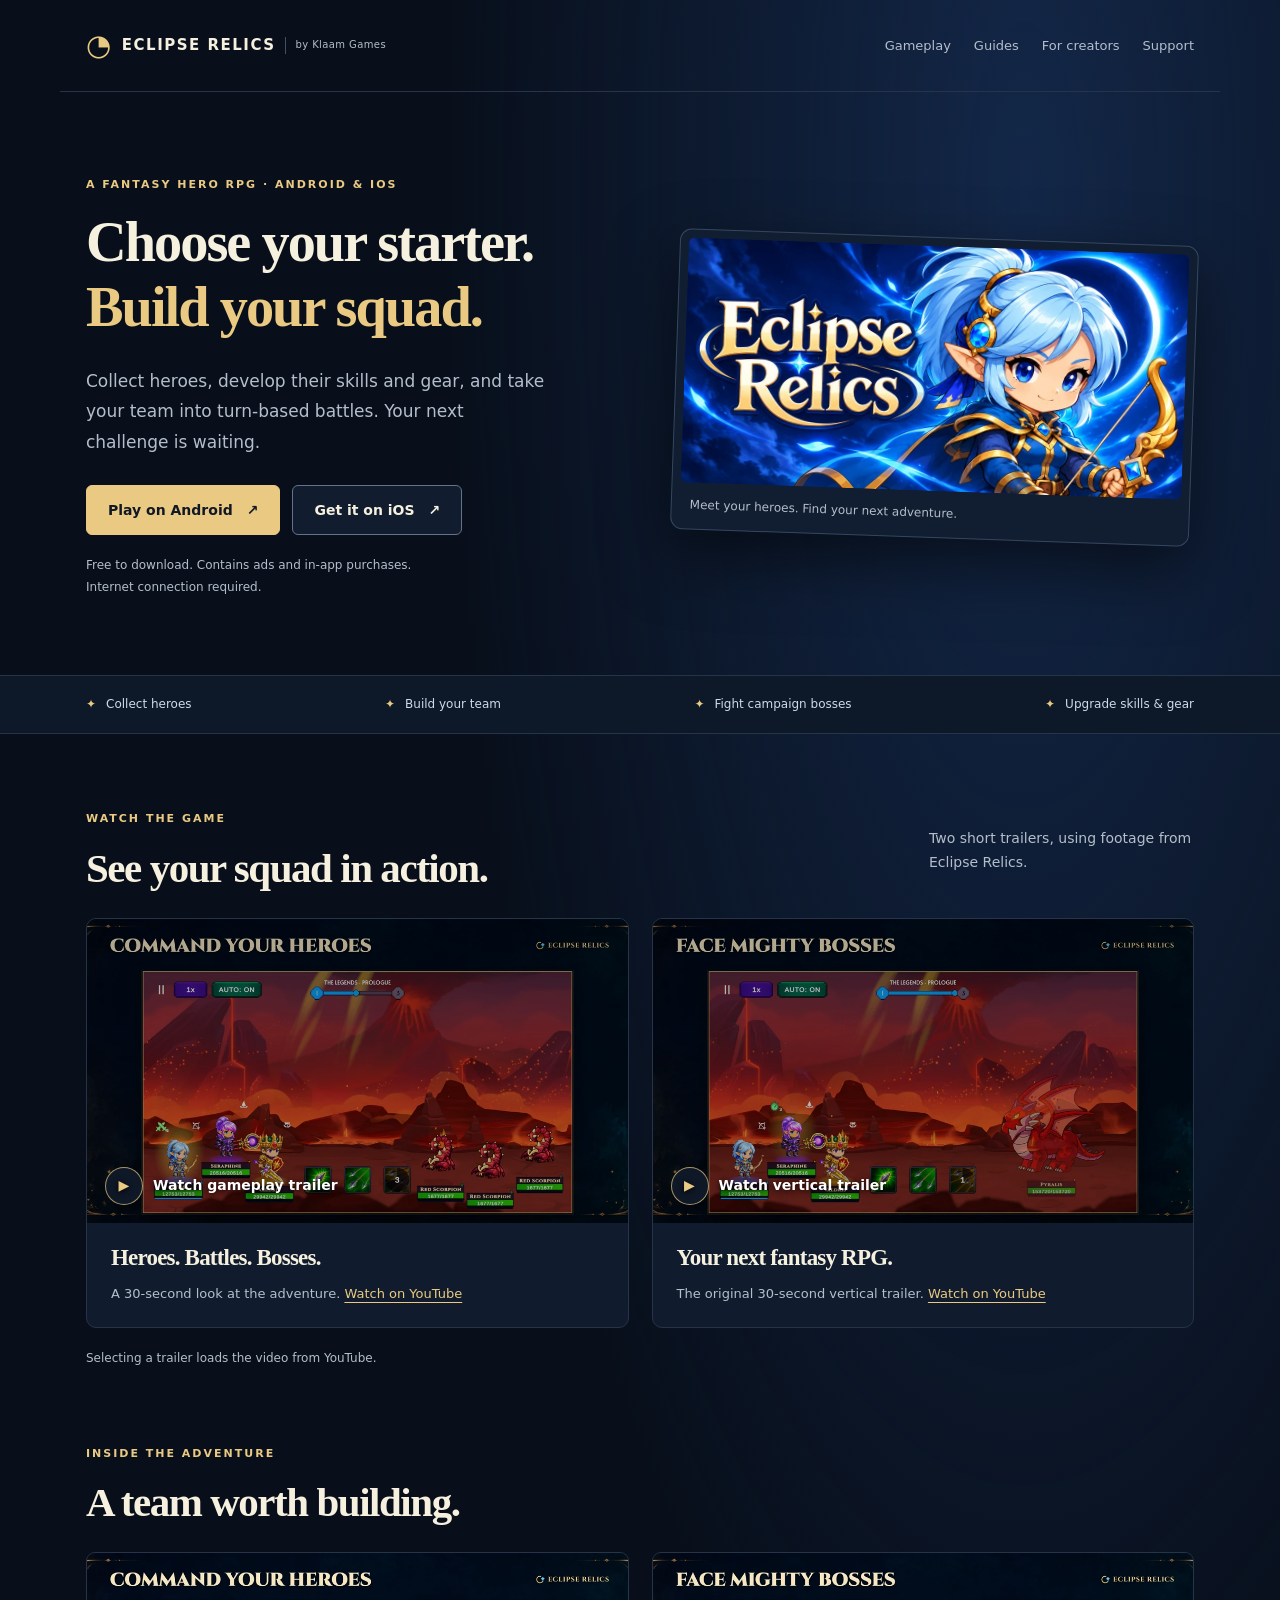
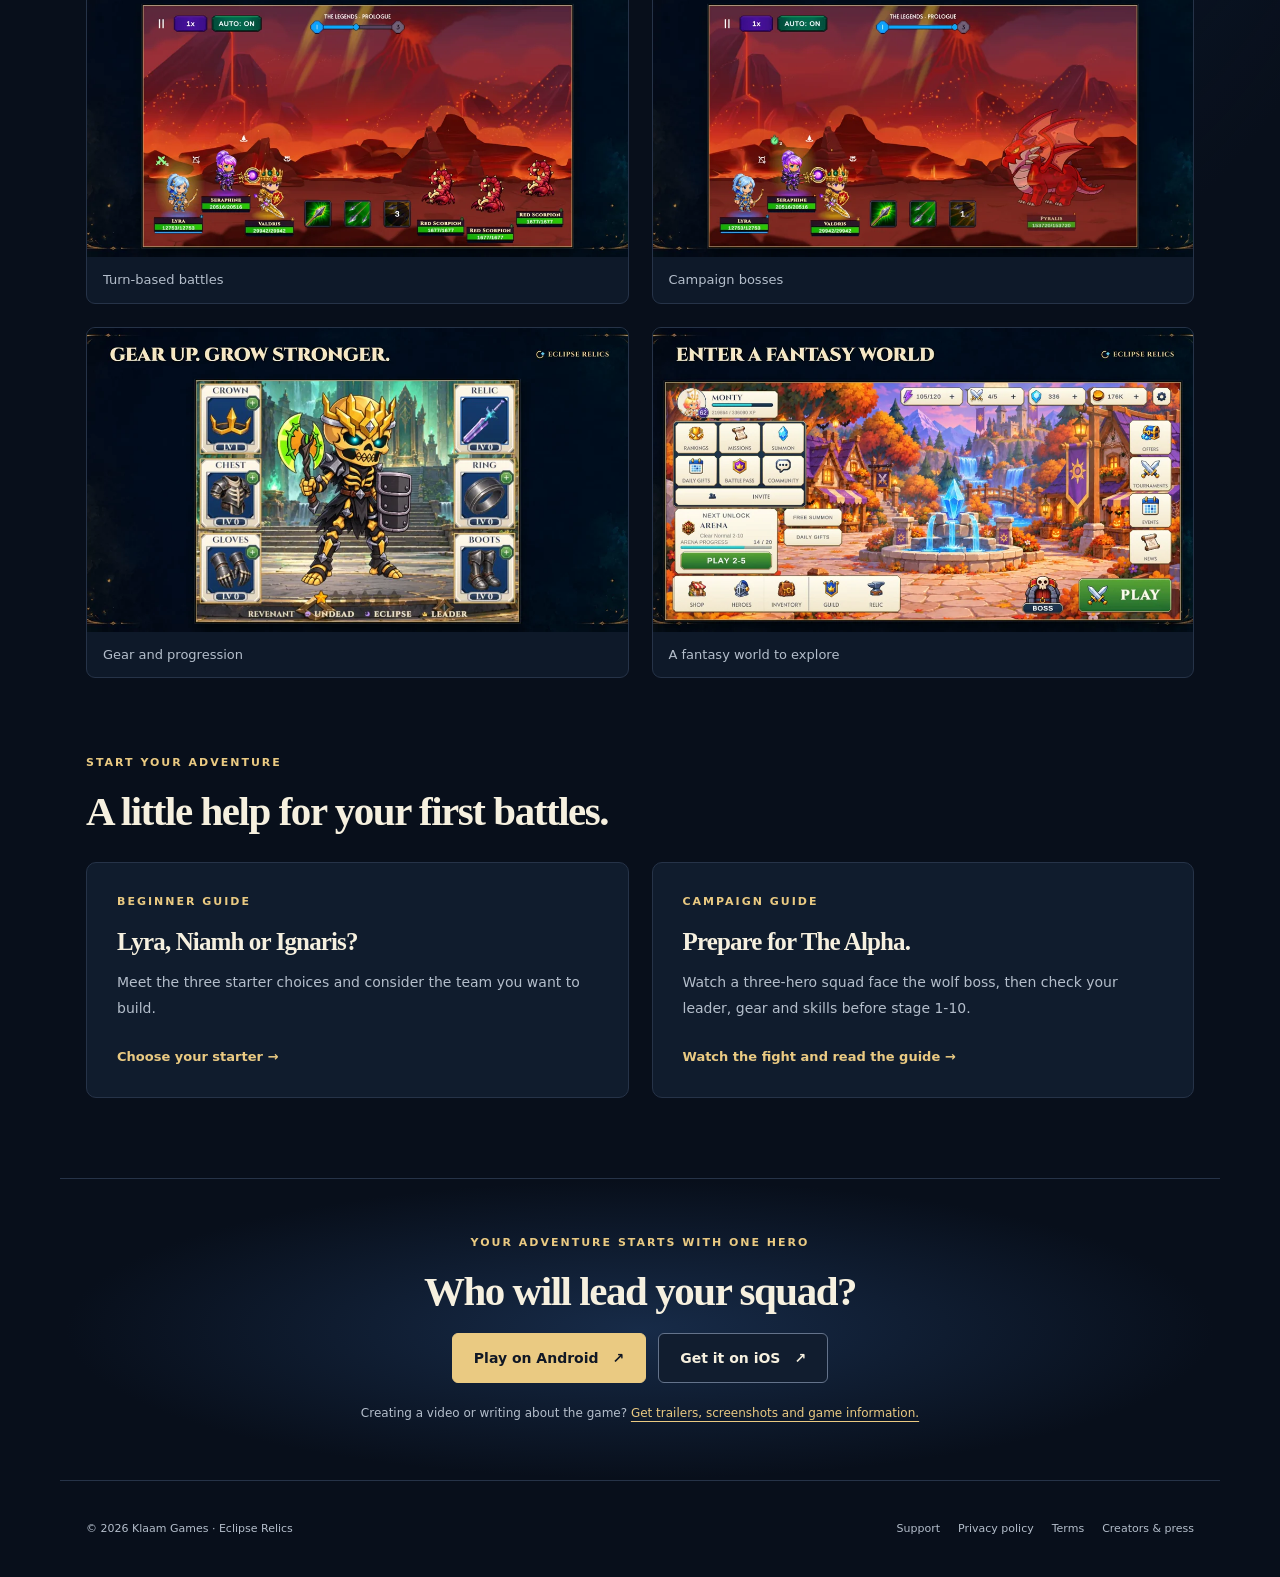
<file: index.html>
<!doctype html>
<html lang="en">
<head>
<meta charset="utf-8">
<meta name="viewport" content="width=device-width,initial-scale=1">
<title>Eclipse Relics — Build Your Hero Squad | Klaam Games</title>
<meta name="description" content="Choose your starter, collect heroes and build a squad for turn-based fantasy battles. Watch gameplay, read beginner guides and play free on Android or iOS.">
<link rel="canonical" href="https://darthluvjoy-alt.github.io/">
<meta property="og:type" content="website">
<meta property="og:title" content="Eclipse Relics — Build Your Hero Squad | Klaam Games">
<meta property="og:description" content="Choose your starter, collect heroes and build a squad for turn-based fantasy battles. Watch gameplay, read beginner guides and play free on Android or iOS.">
<meta property="og:url" content="https://darthluvjoy-alt.github.io/">
<meta property="og:image" content="https://darthluvjoy-alt.github.io/assets/eclipse-relics-share.png">
<meta name="twitter:card" content="summary_large_image">
<meta name="theme-color" content="#080f1b">
<link rel="stylesheet" href="/styles.css">
<script src="/site.js" defer>
</script>
</head>
<body>
<a class="skip" href="#main">Skip to content</a>
<header class="site-header wrap">
<a class="brand" href="/">
<span aria-hidden="true">◔</span> ECLIPSE RELICS <small>by Klaam Games</small>
</a>
<nav aria-label="Main navigation">
<a href="/#gameplay">Gameplay</a>
<a href="/#guides">Guides</a>
<a href="/press/">For creators</a>
<a href="/KlaamGames/support.html">Support</a>
</nav>
</header>
<main id="main">
<section class="hero wrap">
<div>
<p class="eyebrow">A fantasy hero RPG · Android &amp; iOS</p>
<h1>Choose your starter.<br>
<em>Build your squad.</em>
</h1>
<p class="lead">Collect heroes, develop their skills and gear, and take your team into turn-based battles. Your next challenge is waiting.</p>
<div class="store-links">
<a class="button primary" data-store="google" href="https://play.google.com/store/apps/details?id=com.klaamgames.eclipserelics&amp;utm_source=web-home&amp;utm_campaign=organic-pilot-20261118&amp;referrer=utm_source%3Dweb-home%26utm_campaign%3Dorganic-pilot-20261118">Play on Android <span aria-hidden="true">↗</span>
</a>
<a class="button secondary" data-store="apple" href="https://apps.apple.com/app/apple-store/id6768101797?pt=128887662&amp;ct=op18-web-home&amp;mt=8">Get it on iOS <span aria-hidden="true">↗</span>
</a>
</div>
<p class="fineprint">Free to download. Contains ads and in-app purchases.<br>Internet connection required.</p>
</div>
<figure class="hero-art">
<img src="/assets/eclipse-relics-hero.webp" width="1024" height="500" alt="Lyra, the blue-haired archer, beside the Eclipse Relics logo" fetchpriority="high">
<figcaption>Meet your heroes. Find your next adventure.</figcaption>
</figure>
</section>
<div class="feature-strip">
<div class="wrap">
<span>Collect heroes</span>
<span>Build your team</span>
<span>Fight campaign bosses</span>
<span>Upgrade skills &amp; gear</span>
</div>
</div>
<section class="wrap section" id="gameplay">
<div class="section-heading">
<div>
<p class="eyebrow">Watch the game</p>
<h2>See your squad in action.</h2>
</div>
<p>Two short trailers, using footage from Eclipse Relics.</p>
</div>
<div class="trailers">
<article class="trailer-card">
<a class="video-preview" href="https://www.youtube.com/watch?v=3YpnAbJ2MR8" data-video="3YpnAbJ2MR8" data-title="Eclipse Relics gameplay trailer">
<img src="/assets/command-your-heroes.webp" width="2560" height="1440" loading="lazy" alt="Turn-based battle footage in Eclipse Relics">
<span class="play-label">
<b aria-hidden="true">▶</b> Watch gameplay trailer</span>
</a>
<div class="card-copy">
<h3>Heroes. Battles. Bosses.</h3>
<p>A 30-second look at the adventure. <a href="https://www.youtube.com/watch?v=3YpnAbJ2MR8">Watch on YouTube</a>
</p>
</div>
</article>
<article class="trailer-card">
<a class="video-preview" href="https://www.youtube.com/watch?v=YLf_I1Ic7Hc" data-video="YLf_I1Ic7Hc" data-title="Eclipse Relics vertical trailer">
<img src="/assets/face-mighty-bosses.webp" width="2560" height="1440" loading="lazy" alt="A campaign boss encounter in Eclipse Relics">
<span class="play-label">
<b aria-hidden="true">▶</b> Watch vertical trailer</span>
</a>
<div class="card-copy">
<h3>Your next fantasy RPG.</h3>
<p>The original 30-second vertical trailer. <a href="https://www.youtube.com/watch?v=YLf_I1Ic7Hc">Watch on YouTube</a>
</p>
</div>
</article>
</div>
<p class="fineprint">Selecting a trailer loads the video from YouTube.</p>
</section>
<section class="wrap section">
<div class="section-heading">
<div>
<p class="eyebrow">Inside the adventure</p>
<h2>A team worth building.</h2>
</div>
</div>
<div class="screenshots">
<figure>
<a href="/assets/command-your-heroes.jpg">
<img src="/assets/command-your-heroes.webp" width="2560" height="1440" loading="lazy" alt="Eclipse Relics prologue battle with hero and skill controls">
</a>
<figcaption>Turn-based battles</figcaption>
</figure>
<figure>
<a href="/assets/face-mighty-bosses.jpg">
<img src="/assets/face-mighty-bosses.webp" width="2560" height="1440" loading="lazy" alt="A campaign boss encounter">
</a>
<figcaption>Campaign bosses</figcaption>
</figure>
<figure>
<a href="/assets/gear-up.jpg">
<img src="/assets/gear-up.webp" width="2560" height="1440" loading="lazy" alt="Hero equipment and progression in Eclipse Relics">
</a>
<figcaption>Gear and progression</figcaption>
</figure>
<figure>
<a href="/assets/fantasy-world.jpg">
<img src="/assets/fantasy-world.webp" width="2560" height="1440" loading="lazy" alt="A fantasy location in Eclipse Relics">
</a>
<figcaption>A fantasy world to explore</figcaption>
</figure>
</div>
</section>
<section class="wrap section" id="guides">
<div class="section-heading">
<div>
<p class="eyebrow">Start your adventure</p>
<h2>A little help for your first battles.</h2>
</div>
</div>
<div class="guide-cards">
<a class="guide-card" href="/guides/choose-your-starter/">
<span class="eyebrow">Beginner guide</span>
<h3>Lyra, Niamh or Ignaris?</h3>
<p>Meet the three starter choices and consider the team you want to build.</p>
<span class="text-link">Choose your starter →</span>
</a>
<a class="guide-card" href="/guides/the-alpha/">
<span class="eyebrow">Campaign guide</span>
<h3>Prepare for The Alpha.</h3>
<p>Watch a three-hero squad face the wolf boss, then check your leader, gear and skills before stage 1-10.</p>
<span class="text-link">Watch the fight and read the guide →</span>
</a>
</div>
</section>
<section class="wrap final-cta">
<p class="eyebrow">Your adventure starts with one hero</p>
<h2>Who will lead your squad?</h2>
<div class="store-links">
<a class="button primary" data-store="google" href="https://play.google.com/store/apps/details?id=com.klaamgames.eclipserelics&amp;utm_source=web-home&amp;utm_campaign=organic-pilot-20261118&amp;referrer=utm_source%3Dweb-home%26utm_campaign%3Dorganic-pilot-20261118">Play on Android <span aria-hidden="true">↗</span>
</a>
<a class="button secondary" data-store="apple" href="https://apps.apple.com/app/apple-store/id6768101797?pt=128887662&amp;ct=op18-web-home&amp;mt=8">Get it on iOS <span aria-hidden="true">↗</span>
</a>
</div>
<p class="fineprint">Creating a video or writing about the game? <a href="/press/">Get trailers, screenshots and game information.</a>
</p>
</section>
</main>
<footer class="wrap site-footer">
<p>© 2026 Klaam Games · Eclipse Relics</p>
<nav aria-label="Footer navigation">
<a href="/KlaamGames/support.html">Support</a>
<a href="/KlaamGames/privacy.html">Privacy policy</a>
<a href="/KlaamGames/terms.html">Terms</a>
<a href="/press/">Creators &amp; press</a>
</nav>
</footer>
</body>
</html>
</file>
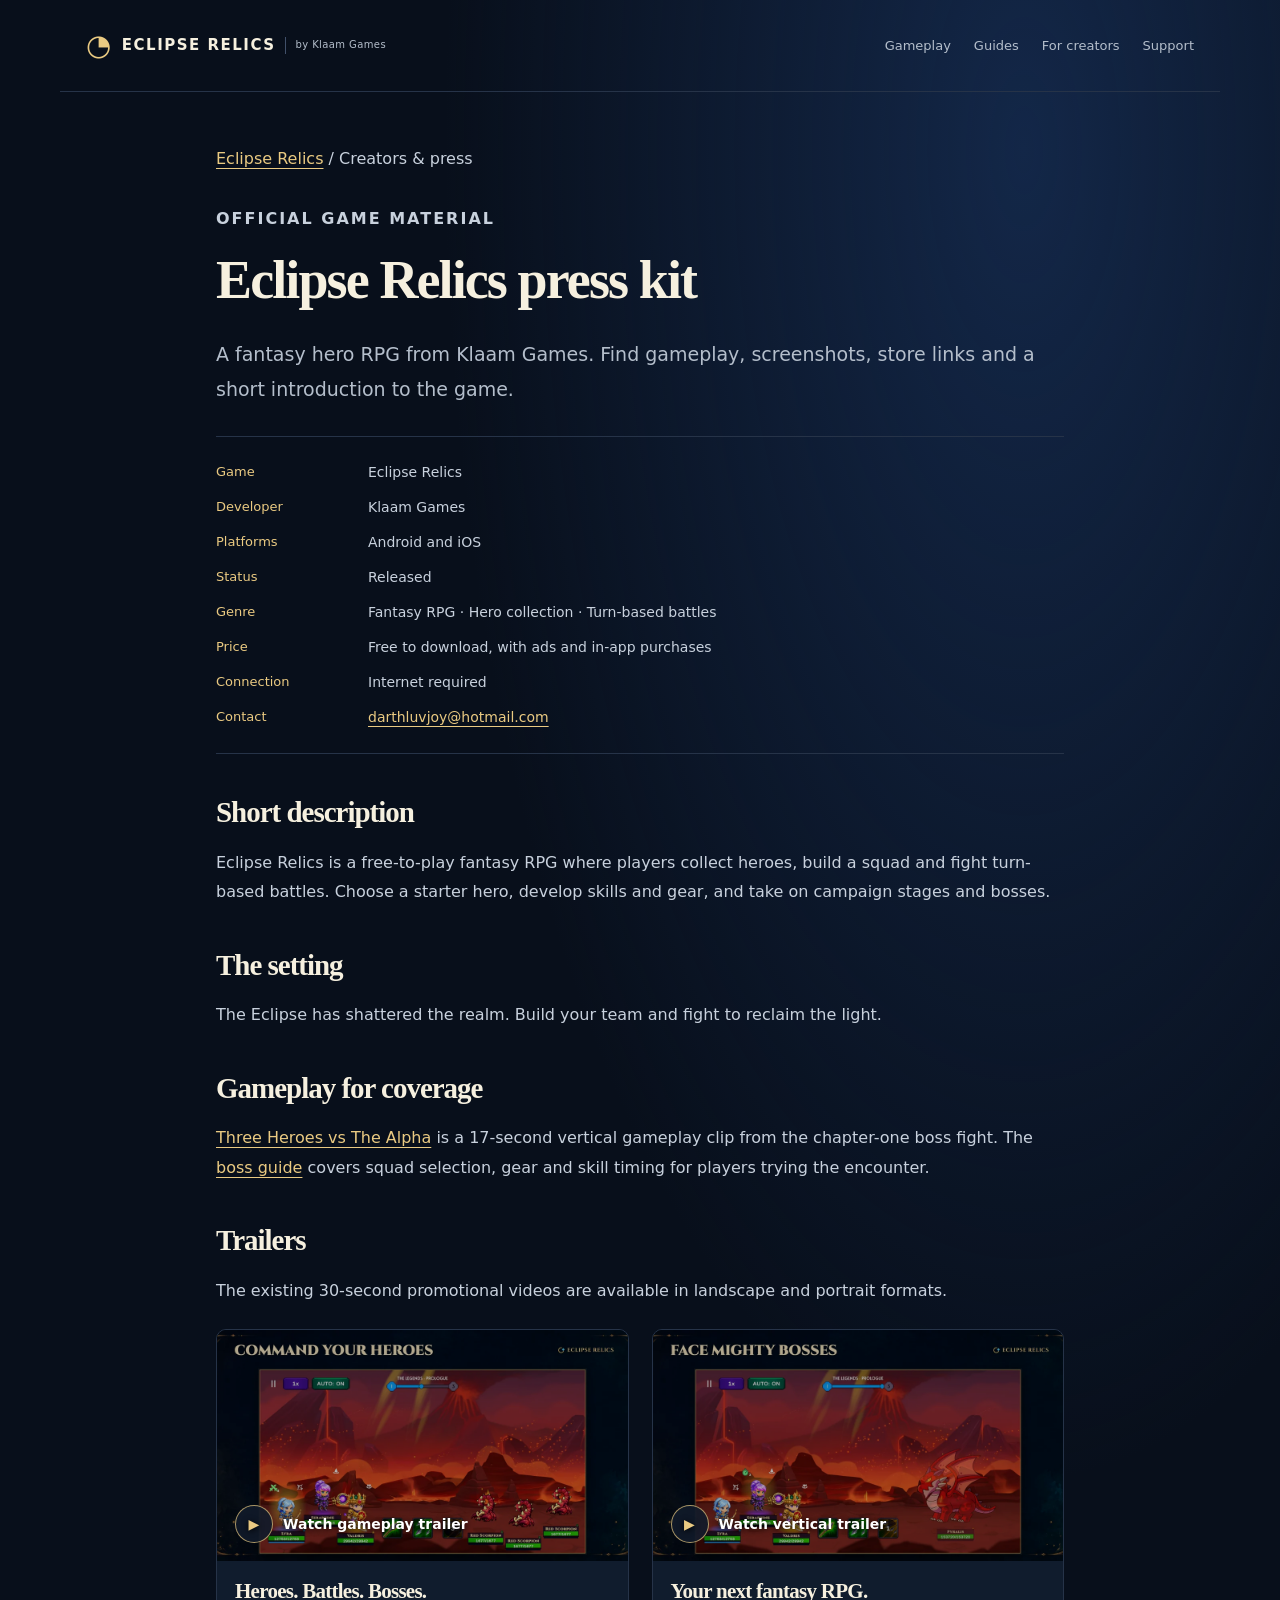
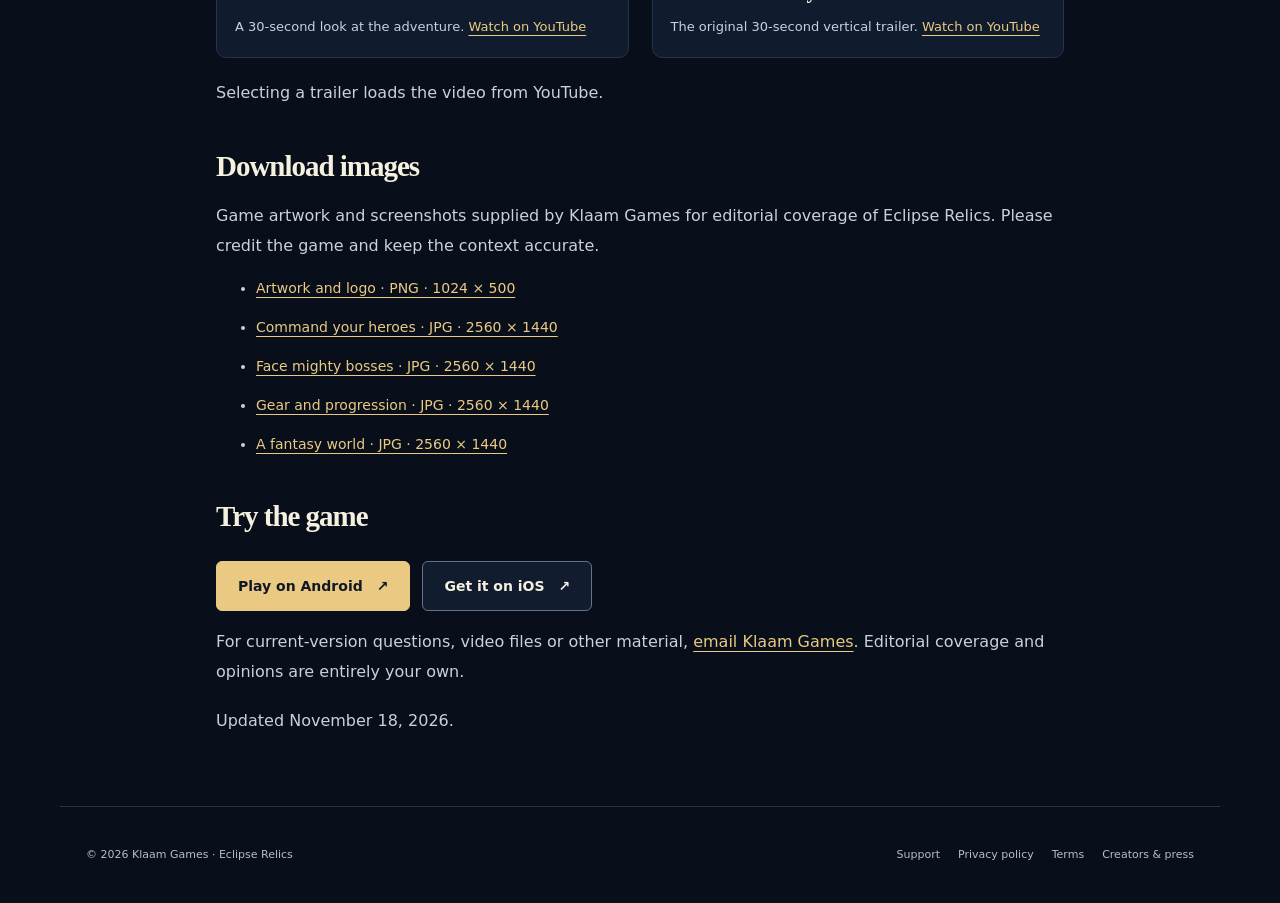
<file: press/index.html>
<!doctype html>
<html lang="en">
<head>
<meta charset="utf-8">
<meta name="viewport" content="width=device-width,initial-scale=1">
<title>Eclipse Relics Press Kit — Trailers, Screenshots and Game Facts</title>
<meta name="description" content="Official Eclipse Relics creator and press kit: existing trailers, downloadable screenshots, game facts and the Klaam Games contact.">
<link rel="canonical" href="https://darthluvjoy-alt.github.io/press/">
<meta property="og:type" content="website">
<meta property="og:title" content="Eclipse Relics Press Kit — Trailers, Screenshots and Game Facts">
<meta property="og:description" content="Official Eclipse Relics creator and press kit: existing trailers, downloadable screenshots, game facts and the Klaam Games contact.">
<meta property="og:url" content="https://darthluvjoy-alt.github.io/press/">
<meta property="og:image" content="https://darthluvjoy-alt.github.io/assets/eclipse-relics-share.png">
<meta name="twitter:card" content="summary_large_image">
<meta name="theme-color" content="#080f1b">
<link rel="stylesheet" href="/styles.css">
<script src="/site.js" defer>
</script>
</head>
<body>
<a class="skip" href="#main">Skip to content</a>
<header class="site-header wrap">
<a class="brand" href="/">
<span aria-hidden="true">◔</span> ECLIPSE RELICS <small>by Klaam Games</small>
</a>
<nav aria-label="Main navigation">
<a href="/#gameplay">Gameplay</a>
<a href="/#guides">Guides</a>
<a href="/press/">For creators</a>
<a href="/KlaamGames/support.html">Support</a>
</nav>
</header>
<main id="main" class="wrap article">
<p class="breadcrumb">
<a href="/">Eclipse Relics</a> / Creators &amp; press</p>
<p class="eyebrow">Official game material</p>
<h1>Eclipse Relics press kit</h1>
<p class="lede">A fantasy hero RPG from Klaam Games. Find gameplay, screenshots, store links and a short introduction to the game.</p>
<dl class="facts">
<dt>Game</dt>
<dd>Eclipse Relics</dd>
<dt>Developer</dt>
<dd>Klaam Games</dd>
<dt>Platforms</dt>
<dd>Android and iOS</dd>
<dt>Status</dt>
<dd>Released</dd>
<dt>Genre</dt>
<dd>Fantasy RPG · Hero collection · Turn-based battles</dd>
<dt>Price</dt>
<dd>Free to download, with ads and in-app purchases</dd>
<dt>Connection</dt>
<dd>Internet required</dd>
<dt>Contact</dt>
<dd>
<a href="mailto:darthluvjoy@hotmail.com?subject=Eclipse%20Relics%20creator%20enquiry">darthluvjoy@hotmail.com</a>
</dd>
</dl>
<h2>Short description</h2>
<p>Eclipse Relics is a free-to-play fantasy RPG where players collect heroes, build a squad and fight turn-based battles. Choose a starter hero, develop skills and gear, and take on campaign stages and bosses.</p>
<h2>The setting</h2>
<p>The Eclipse has shattered the realm. Build your team and fight to reclaim the light.</p>
<h2>Gameplay for coverage</h2>
<p><a href="https://www.youtube.com/shorts/j83L3a-JwUo">Three Heroes vs The Alpha</a> is a 17-second vertical gameplay clip from the chapter-one boss fight. The <a href="/guides/the-alpha/">boss guide</a> covers squad selection, gear and skill timing for players trying the encounter.</p>
<h2>Trailers</h2>
<p>The existing 30-second promotional videos are available in landscape and portrait formats.</p>
<div class="trailers">
<article class="trailer-card">
<a class="video-preview" href="https://www.youtube.com/watch?v=3YpnAbJ2MR8" data-video="3YpnAbJ2MR8" data-title="Eclipse Relics gameplay trailer">
<img src="/assets/command-your-heroes.webp" width="2560" height="1440" loading="lazy" alt="Turn-based battle footage in Eclipse Relics">
<span class="play-label">
<b aria-hidden="true">▶</b> Watch gameplay trailer</span>
</a>
<div class="card-copy">
<h3>Heroes. Battles. Bosses.</h3>
<p>A 30-second look at the adventure. <a href="https://www.youtube.com/watch?v=3YpnAbJ2MR8">Watch on YouTube</a>
</p>
</div>
</article>
<article class="trailer-card">
<a class="video-preview" href="https://www.youtube.com/watch?v=YLf_I1Ic7Hc" data-video="YLf_I1Ic7Hc" data-title="Eclipse Relics vertical trailer">
<img src="/assets/face-mighty-bosses.webp" width="2560" height="1440" loading="lazy" alt="A campaign boss encounter in Eclipse Relics">
<span class="play-label">
<b aria-hidden="true">▶</b> Watch vertical trailer</span>
</a>
<div class="card-copy">
<h3>Your next fantasy RPG.</h3>
<p>The original 30-second vertical trailer. <a href="https://www.youtube.com/watch?v=YLf_I1Ic7Hc">Watch on YouTube</a>
</p>
</div>
</article>
</div>
<p class="fineprint">Selecting a trailer loads the video from YouTube.</p>
<h2>Download images</h2>
<p>Game artwork and screenshots supplied by Klaam Games for editorial coverage of Eclipse Relics. Please credit the game and keep the context accurate.</p>
<ul class="download-list">
<li>
<a href="/assets/eclipse-relics-share.png" download>Artwork and logo · PNG · 1024 × 500</a>
</li>
<li>
<a href="/assets/command-your-heroes.jpg" download>Command your heroes · JPG · 2560 × 1440</a>
</li>
<li>
<a href="/assets/face-mighty-bosses.jpg" download>Face mighty bosses · JPG · 2560 × 1440</a>
</li>
<li>
<a href="/assets/gear-up.jpg" download>Gear and progression · JPG · 2560 × 1440</a>
</li>
<li>
<a href="/assets/fantasy-world.jpg" download>A fantasy world · JPG · 2560 × 1440</a>
</li>
</ul>
<h2>Try the game</h2>
<div class="store-links">
<a class="button primary" data-store="google" href="https://play.google.com/store/apps/details?id=com.klaamgames.eclipserelics&amp;utm_source=web-press&amp;utm_campaign=organic-pilot-20261118&amp;referrer=utm_source%3Dweb-press%26utm_campaign%3Dorganic-pilot-20261118">Play on Android <span aria-hidden="true">↗</span>
</a>
<a class="button secondary" data-store="apple" href="https://apps.apple.com/app/apple-store/id6768101797?pt=128887662&amp;ct=op18-web-press&amp;mt=8">Get it on iOS <span aria-hidden="true">↗</span>
</a>
</div>
<p>For current-version questions, video files or other material, <a href="mailto:darthluvjoy@hotmail.com?subject=Eclipse%20Relics%20creator%20enquiry">email Klaam Games</a>. Editorial coverage and opinions are entirely your own.</p>
<p class="fineprint">Updated November 18, 2026.</p>
</main>
<footer class="wrap site-footer">
<p>© 2026 Klaam Games · Eclipse Relics</p>
<nav aria-label="Footer navigation">
<a href="/KlaamGames/support.html">Support</a>
<a href="/KlaamGames/privacy.html">Privacy policy</a>
<a href="/KlaamGames/terms.html">Terms</a>
<a href="/press/">Creators &amp; press</a>
</nav>
</footer>
</body>
</html>
</file>
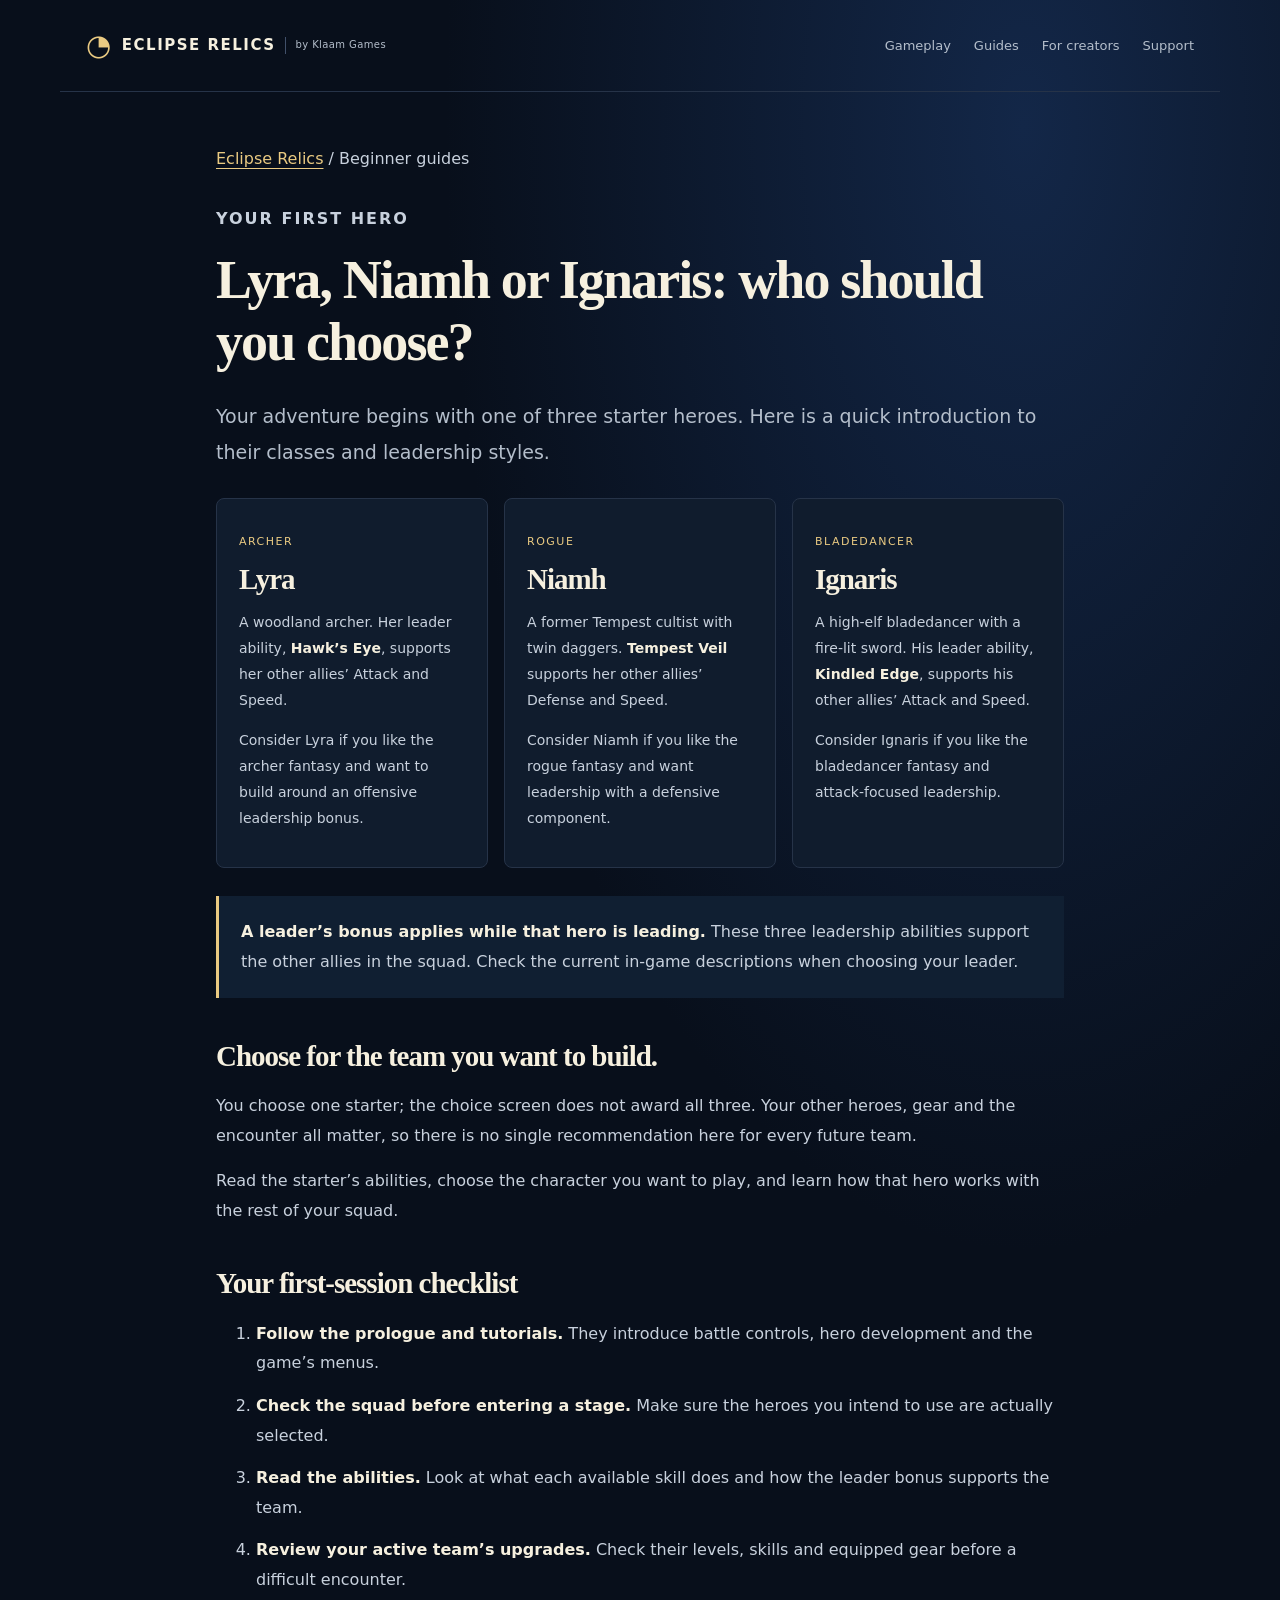
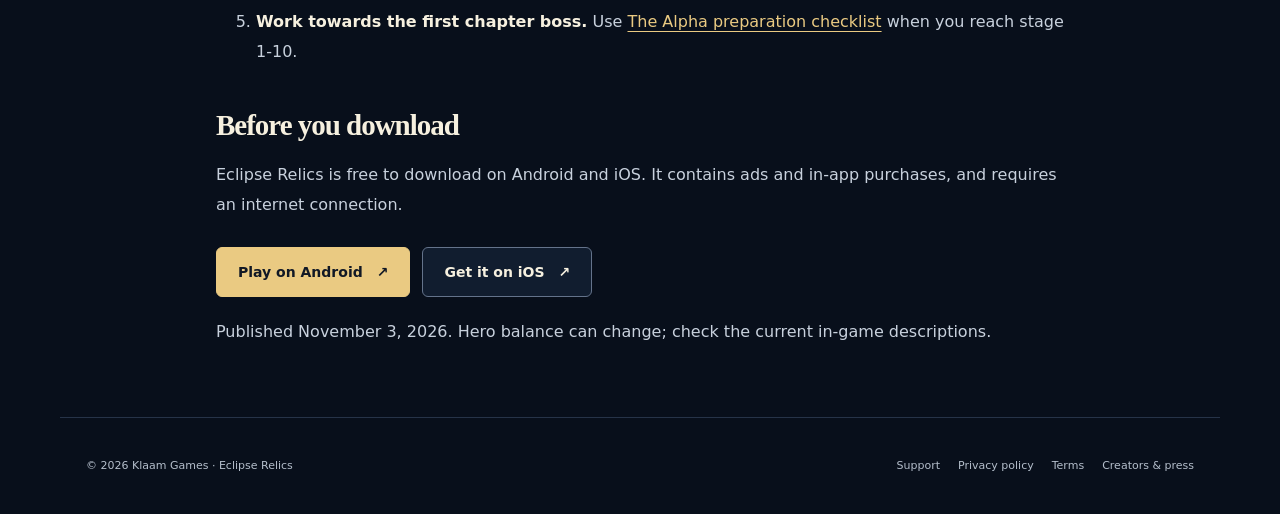
<file: guides/choose-your-starter/index.html>
<!doctype html>
<html lang="en">
<head>
<meta charset="utf-8">
<meta name="viewport" content="width=device-width,initial-scale=1">
<title>Eclipse Relics Starter Guide: Lyra, Niamh or Ignaris?</title>
<meta name="description" content="Meet the three Eclipse Relics starter heroes, compare their leadership styles and plan your first squad.">
<link rel="canonical" href="https://darthluvjoy-alt.github.io/guides/choose-your-starter/">
<meta property="og:type" content="website">
<meta property="og:title" content="Eclipse Relics Starter Guide: Lyra, Niamh or Ignaris?">
<meta property="og:description" content="Meet the three Eclipse Relics starter heroes, compare their leadership styles and plan your first squad.">
<meta property="og:url" content="https://darthluvjoy-alt.github.io/guides/choose-your-starter/">
<meta property="og:image" content="https://darthluvjoy-alt.github.io/assets/eclipse-relics-share.png">
<meta name="twitter:card" content="summary_large_image">
<meta name="theme-color" content="#080f1b">
<link rel="stylesheet" href="/styles.css">
<script src="/site.js" defer>
</script>
</head>
<body>
<a class="skip" href="#main">Skip to content</a>
<header class="site-header wrap">
<a class="brand" href="/">
<span aria-hidden="true">◔</span> ECLIPSE RELICS <small>by Klaam Games</small>
</a>
<nav aria-label="Main navigation">
<a href="/#gameplay">Gameplay</a>
<a href="/#guides">Guides</a>
<a href="/press/">For creators</a>
<a href="/KlaamGames/support.html">Support</a>
</nav>
</header>
<main id="main" class="wrap article">
<p class="breadcrumb">
<a href="/">Eclipse Relics</a> / Beginner guides</p>
<p class="eyebrow">Your first hero</p>
<h1>Lyra, Niamh or Ignaris: who should you choose?</h1>
<p class="lede">Your adventure begins with one of three starter heroes. Here is a quick introduction to their classes and leadership styles.</p>
<div class="starter-grid">
<section class="starter">
<p class="role">Archer</p>
<h2>Lyra</h2>
<p>A woodland archer. Her leader ability, <strong>Hawk’s Eye</strong>, supports her other allies’ Attack and Speed.</p>
<p>Consider Lyra if you like the archer fantasy and want to build around an offensive leadership bonus.</p>
</section>
<section class="starter">
<p class="role">Rogue</p>
<h2>Niamh</h2>
<p>A former Tempest cultist with twin daggers. <strong>Tempest Veil</strong> supports her other allies’ Defense and Speed.</p>
<p>Consider Niamh if you like the rogue fantasy and want leadership with a defensive component.</p>
</section>
<section class="starter">
<p class="role">Bladedancer</p>
<h2>Ignaris</h2>
<p>A high-elf bladedancer with a fire-lit sword. His leader ability, <strong>Kindled Edge</strong>, supports his other allies’ Attack and Speed.</p>
<p>Consider Ignaris if you like the bladedancer fantasy and attack-focused leadership.</p>
</section>
</div>
<aside class="callout">
<p>
<strong>A leader’s bonus applies while that hero is leading.</strong> These three leadership abilities support the other allies in the squad. Check the current in-game descriptions when choosing your leader.</p>
</aside>
<h2>Choose for the team you want to build.</h2>
<p>You choose one starter; the choice screen does not award all three. Your other heroes, gear and the encounter all matter, so there is no single recommendation here for every future team.</p>
<p>Read the starter’s abilities, choose the character you want to play, and learn how that hero works with the rest of your squad.</p>
<h2>Your first-session checklist</h2>
<ol>
<li>
<strong>Follow the prologue and tutorials.</strong> They introduce battle controls, hero development and the game’s menus.</li>
<li>
<strong>Check the squad before entering a stage.</strong> Make sure the heroes you intend to use are actually selected.</li>
<li>
<strong>Read the abilities.</strong> Look at what each available skill does and how the leader bonus supports the team.</li>
<li>
<strong>Review your active team’s upgrades.</strong> Check their levels, skills and equipped gear before a difficult encounter.</li>
<li>
<strong>Work towards the first chapter boss.</strong> Use <a href="/guides/the-alpha/">The Alpha preparation checklist</a> when you reach stage 1-10.</li>
</ol>
<h2>Before you download</h2>
<p>Eclipse Relics is free to download on Android and iOS. It contains ads and in-app purchases, and requires an internet connection.</p>
<div class="store-links">
<a class="button primary" data-store="google" href="https://play.google.com/store/apps/details?id=com.klaamgames.eclipserelics&amp;utm_source=web-starter&amp;utm_campaign=organic-pilot-20261118&amp;referrer=utm_source%3Dweb-starter%26utm_campaign%3Dorganic-pilot-20261118">Play on Android <span aria-hidden="true">↗</span>
</a>
<a class="button secondary" data-store="apple" href="https://apps.apple.com/app/apple-store/id6768101797?pt=128887662&amp;ct=op18-web-starter&amp;mt=8">Get it on iOS <span aria-hidden="true">↗</span>
</a>
</div>
<p class="fineprint">Published November 3, 2026. Hero balance can change; check the current in-game descriptions.</p>
</main>
<footer class="wrap site-footer">
<p>© 2026 Klaam Games · Eclipse Relics</p>
<nav aria-label="Footer navigation">
<a href="/KlaamGames/support.html">Support</a>
<a href="/KlaamGames/privacy.html">Privacy policy</a>
<a href="/KlaamGames/terms.html">Terms</a>
<a href="/press/">Creators &amp; press</a>
</nav>
</footer>
</body>
</html>
</file>
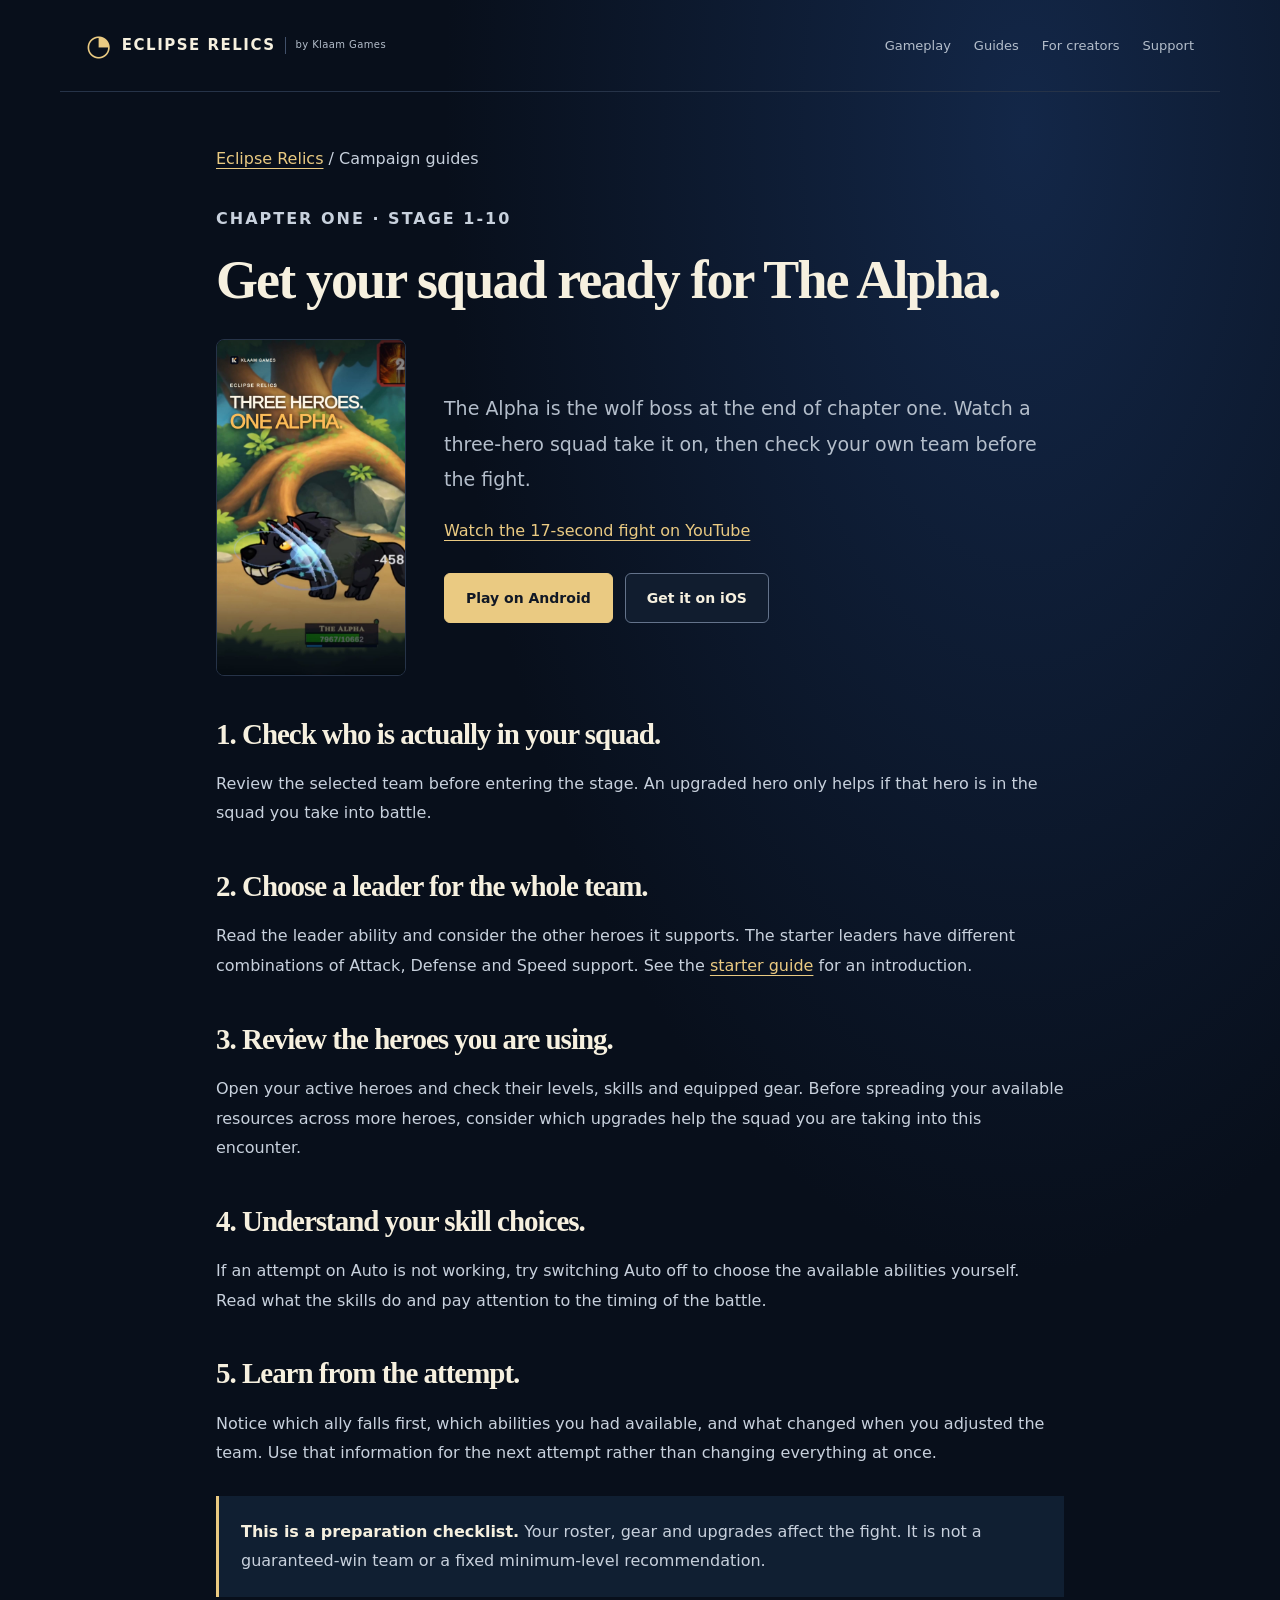
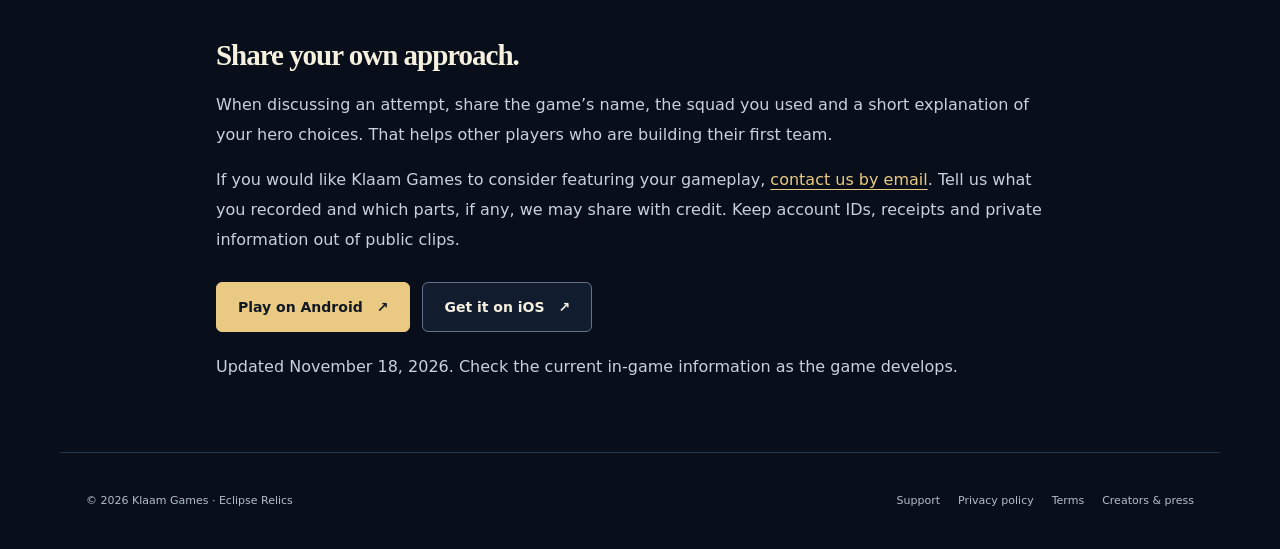
<file: guides/the-alpha/index.html>
<!doctype html>
<html lang="en">
<head>
<meta charset="utf-8">
<meta name="viewport" content="width=device-width,initial-scale=1">
<title>Eclipse Relics: Prepare for The Alpha, the Chapter-One Boss</title>
<meta name="description" content="A practical preparation checklist for The Alpha in stage 1-10: check your selected squad, leader, gear and skills.">
<link rel="canonical" href="https://darthluvjoy-alt.github.io/guides/the-alpha/">
<meta property="og:type" content="website">
<meta property="og:title" content="Eclipse Relics: Prepare for The Alpha, the Chapter-One Boss">
<meta property="og:description" content="A practical preparation checklist for The Alpha in stage 1-10: check your selected squad, leader, gear and skills.">
<meta property="og:url" content="https://darthluvjoy-alt.github.io/guides/the-alpha/">
<meta property="og:image" content="https://darthluvjoy-alt.github.io/assets/eclipse-relics-share.png">
<meta name="twitter:card" content="summary_large_image">
<meta name="theme-color" content="#080f1b">
<link rel="stylesheet" href="/styles.css">
<script src="/site.js" defer>
</script>
</head>
<body>
<a class="skip" href="#main">Skip to content</a>
<header class="site-header wrap">
<a class="brand" href="/">
<span aria-hidden="true">◔</span> ECLIPSE RELICS <small>by Klaam Games</small>
</a>
<nav aria-label="Main navigation">
<a href="/#gameplay">Gameplay</a>
<a href="/#guides">Guides</a>
<a href="/press/">For creators</a>
<a href="/KlaamGames/support.html">Support</a>
</nav>
</header>
<main id="main" class="wrap article">
<p class="breadcrumb">
<a href="/">Eclipse Relics</a> / Campaign guides</p>
<p class="eyebrow">Chapter one · Stage 1-10</p>
<h1>Get your squad ready for The Alpha.</h1>
<section class="boss-feature" aria-label="The Alpha gameplay and downloads">
<a class="boss-cover" href="https://www.youtube.com/shorts/j83L3a-JwUo">
<img src="/assets/three-heroes-vs-the-alpha.jpg" width="1080" height="1920" alt="Watch Three Heroes vs The Alpha on YouTube" fetchpriority="high">
</a>
<div>
<p class="lede">The Alpha is the wolf boss at the end of chapter one. Watch a three-hero squad take it on, then check your own team before the fight.</p>
<p><a href="https://www.youtube.com/shorts/j83L3a-JwUo">Watch the 17-second fight on YouTube</a></p>
<div class="store-links">
<a class="button primary" data-store="google" href="https://play.google.com/store/apps/details?id=com.klaamgames.eclipserelics&amp;utm_source=web-alpha&amp;utm_campaign=organic-pilot-20261118&amp;referrer=utm_source%3Dweb-alpha%26utm_campaign%3Dorganic-pilot-20261118">Play on Android</a>
<a class="button secondary" data-store="apple" href="https://apps.apple.com/app/apple-store/id6768101797?pt=128887662&amp;ct=op18-web-alpha&amp;mt=8">Get it on iOS</a>
</div>
</div>
</section>
<h2>1. Check who is actually in your squad.</h2>
<p>Review the selected team before entering the stage. An upgraded hero only helps if that hero is in the squad you take into battle.</p>
<h2>2. Choose a leader for the whole team.</h2>
<p>Read the leader ability and consider the other heroes it supports. The starter leaders have different combinations of Attack, Defense and Speed support. See the <a href="/guides/choose-your-starter/">starter guide</a> for an introduction.</p>
<h2>3. Review the heroes you are using.</h2>
<p>Open your active heroes and check their levels, skills and equipped gear. Before spreading your available resources across more heroes, consider which upgrades help the squad you are taking into this encounter.</p>
<h2>4. Understand your skill choices.</h2>
<p>If an attempt on Auto is not working, try switching Auto off to choose the available abilities yourself. Read what the skills do and pay attention to the timing of the battle.</p>
<h2>5. Learn from the attempt.</h2>
<p>Notice which ally falls first, which abilities you had available, and what changed when you adjusted the team. Use that information for the next attempt rather than changing everything at once.</p>
<aside class="callout">
<p>
<strong>This is a preparation checklist.</strong> Your roster, gear and upgrades affect the fight. It is not a guaranteed-win team or a fixed minimum-level recommendation.</p>
</aside>
<h2>Share your own approach.</h2>
<p>When discussing an attempt, share the game’s name, the squad you used and a short explanation of your hero choices. That helps other players who are building their first team.</p>
<p>If you would like Klaam Games to consider featuring your gameplay, <a href="mailto:darthluvjoy@hotmail.com?subject=Eclipse%20Relics%20player%20gameplay">contact us by email</a>. Tell us what you recorded and which parts, if any, we may share with credit. Keep account IDs, receipts and private information out of public clips.</p>
<div class="store-links">
<a class="button primary" data-store="google" href="https://play.google.com/store/apps/details?id=com.klaamgames.eclipserelics&amp;utm_source=web-alpha&amp;utm_campaign=organic-pilot-20261118&amp;referrer=utm_source%3Dweb-alpha%26utm_campaign%3Dorganic-pilot-20261118">Play on Android <span aria-hidden="true">↗</span>
</a>
<a class="button secondary" data-store="apple" href="https://apps.apple.com/app/apple-store/id6768101797?pt=128887662&amp;ct=op18-web-alpha&amp;mt=8">Get it on iOS <span aria-hidden="true">↗</span>
</a>
</div>
<p class="fineprint">Updated November 18, 2026. Check the current in-game information as the game develops.</p>
</main>
<footer class="wrap site-footer">
<p>© 2026 Klaam Games · Eclipse Relics</p>
<nav aria-label="Footer navigation">
<a href="/KlaamGames/support.html">Support</a>
<a href="/KlaamGames/privacy.html">Privacy policy</a>
<a href="/KlaamGames/terms.html">Terms</a>
<a href="/press/">Creators &amp; press</a>
</nav>
</footer>
</body>
</html>
</file>
<file: styles.css>
:root{color-scheme:dark;--bg:#080f1b;--panel:#101c2d;--text:#f6f0df;--muted:#b4becb;--gold:#eaca82;--line:#263348;font-family:system-ui,-apple-system,BlinkMacSystemFont,"Segoe UI",sans-serif;line-height:1.65;color:var(--text);background:var(--bg)}*{box-sizing:border-box}html{scroll-behavior:smooth;scroll-padding-top:24px}body{margin:0;background:radial-gradient(ellipse at 80% 6%,#132748 0,transparent 40%),var(--bg)}a{color:var(--gold);text-underline-offset:4px}a:hover{color:#fff0c9}a:focus-visible,button:focus-visible{outline:3px solid #8ecbff;outline-offset:5px}img{display:block;max-width:100%;height:auto}figure{margin:0}.wrap{max-width:1160px;margin-inline:auto;padding-inline:26px}.skip{position:absolute;top:-100px;left:20px;z-index:10;padding:12px;background:var(--gold);color:var(--bg)}.skip:focus{top:12px}.site-header{display:flex;align-items:center;justify-content:space-between;gap:24px;min-height:92px;border-bottom:1px solid var(--line)}.brand{display:flex;align-items:center;gap:9px;color:var(--text);font-weight:800;font-size:15px;letter-spacing:1.5px;text-decoration:none}.brand small{color:var(--muted);font-size:10px;letter-spacing:.4px;border-left:1px solid #41506a;padding-left:10px;font-weight:500}.brand>span{font-size:29px;color:var(--gold)}nav{display:flex;gap:23px;flex-wrap:wrap}nav a{color:var(--muted);font-size:13px;text-decoration:none}.hero{display:grid;grid-template-columns:1.06fr 1fr;align-items:center;gap:38px;padding-block:84px 76px}.eyebrow{text-transform:uppercase;letter-spacing:2px;font-size:11px;font-weight:700;color:var(--gold);margin:0 0 16px}h1,h2,h3{font-family:Georgia,"Times New Roman",serif;line-height:1.15;letter-spacing:-.035em}h1{font-size:clamp(38px,4.4vw,61px);margin:0 0 26px}h1 em{font-style:normal;color:var(--gold)}h2{font-size:clamp(30px,3.2vw,43px);margin:0 0 18px}h3{font-size:25px;margin:0 0 12px}.lead{font-size:17px;line-height:1.8;color:var(--muted);max-width:460px;margin-bottom:28px}.store-links{display:flex;flex-wrap:wrap;gap:12px}.button{display:inline-flex;align-items:center;justify-content:center;gap:14px;min-height:50px;padding:12px 21px;border:1px solid var(--gold);border-radius:6px;text-decoration:none;font-size:14px;font-weight:700}.button.primary{background:var(--gold);color:#111825}.button.primary:hover{background:#f5dcaa}.button.secondary{color:var(--text);border-color:#64738b;background:#111d2f}.fineprint{font-size:12px;line-height:1.8;color:var(--muted);margin-block:20px 0}.hero-art{padding:8px;border:1px solid #354760;background:#111d30;border-radius:12px;box-shadow:0 25px 65px #0008;transform:rotate(2deg)}.hero-art img{border-radius:6px}.hero-art figcaption{font-size:12px;color:var(--muted);padding:13px 10px 5px}.feature-strip{border-block:1px solid var(--line);background:#0d1828}.feature-strip .wrap{display:flex;justify-content:space-between;gap:18px;padding-block:19px}.feature-strip span{font-size:12px;color:#cfdae8}.feature-strip span::before{content:"✦";color:var(--gold);padding-right:10px}.section{padding-top:76px}.section-heading{display:flex;justify-content:space-between;align-items:end;gap:32px;margin-bottom:26px}.section-heading>p{color:var(--muted);font-size:14px;max-width:265px;margin:0 0 18px}.section-heading h2{margin-bottom:0}.trailers{display:grid;grid-template-columns:1fr 1fr;gap:23px}.trailer-card,.guide-card{border:1px solid var(--line);border-radius:10px;background:var(--panel);overflow:hidden}.video-preview{display:block;position:relative;aspect-ratio:16/9;overflow:hidden;background:#000}.video-preview img{height:100%;width:100%;object-fit:cover;opacity:.72;transition:opacity .2s}.video-preview:hover img{opacity:.92}.play-label{position:absolute;bottom:18px;left:18px;right:18px;display:flex;align-items:center;gap:10px;font-size:14px;font-weight:700;color:#fff;text-shadow:0 1px 6px #000}.play-label b{display:grid;place-items:center;width:38px;height:38px;border:1px solid #eaca82b3;border-radius:50%;background:#111b2ae8;color:var(--gold);font-size:14px}.card-copy{padding:22px 24px}.card-copy h3{font-size:23px}.card-copy p{font-size:13px;color:var(--muted);margin:0}.video-frame{display:block;width:100%;aspect-ratio:16/9;border:0;background:#000}.screenshots{display:grid;grid-template-columns:1fr 1fr;gap:23px}.screenshots figure{overflow:hidden;border:1px solid var(--line);border-radius:9px;background:#0e1929}.screenshots img{width:100%;aspect-ratio:16/9;object-fit:contain}.screenshots figcaption{padding:12px 16px;font-size:13px;color:var(--muted)}.guide-cards{display:grid;grid-template-columns:1fr 1fr;gap:23px}.guide-card{display:block;padding:30px;text-decoration:none;color:var(--text)}.guide-card:hover{border-color:#8e7954;color:#fff}.guide-card .eyebrow{display:block;margin-bottom:17px}.guide-card p{color:var(--muted);font-size:14px;line-height:1.8}.text-link{display:block;margin-top:25px;color:var(--gold);font-size:13px;font-weight:700}.final-cta{text-align:center;margin-top:80px;padding-block:55px;border-top:1px solid var(--line);background:radial-gradient(ellipse at center,#172b48,transparent 70%)}.final-cta .store-links{justify-content:center}.site-footer{display:flex;justify-content:space-between;gap:20px;align-items:center;padding-block:28px;border-top:1px solid var(--line)}.site-footer p{font-size:11px;color:var(--muted)}.site-footer nav{gap:18px}.site-footer nav a{font-size:11px}.article{max-width:900px;padding-block:52px 70px}.breadcrumb{font-size:12px;color:var(--muted);margin:0 0 30px}.article h1{font-size:clamp(37px,5vw,54px);max-width:800px}.article h2{font-size:29px;margin-top:42px}.article h3{font-size:23px;margin-top:24px}.article p,.article li{color:#c8d1dd;font-size:16px;line-height:1.85}.article strong{color:var(--text)}.article li+li{margin-top:13px}.article .lede{font-size:19px;color:var(--muted)}.callout{border-left:3px solid var(--gold);background:#101f32;padding:14px 22px;margin-block:28px}.callout p{margin-block:7px}.starter-grid{display:grid;grid-template-columns:repeat(3,1fr);gap:16px;margin-top:28px}.starter{border:1px solid var(--line);border-radius:8px;padding:22px;background:var(--panel)}.starter h2{font-size:29px;margin:0}.starter .role{font-size:11px;color:var(--gold);text-transform:uppercase;letter-spacing:1.5px}.starter p{font-size:14px}.article .store-links{margin-top:28px}.facts{display:grid;grid-template-columns:130px 1fr;gap:12px 22px;border-block:1px solid var(--line);padding-block:24px;margin-block:28px}.facts dt{font-size:13px;color:var(--gold)}.facts dd{margin:0;font-size:14px;color:#c8d1dd}.article .trailers{margin-top:24px}.article .card-copy{padding:18px}.article .card-copy h3{font-size:21px;margin-top:0}.article .card-copy p{font-size:13px}.download-list li{font-size:14px}@media(max-width:800px){.site-header{align-items:flex-start;flex-direction:column;gap:15px;padding-block:20px}nav{gap:22px}.hero{grid-template-columns:1fr;padding-block:42px;gap:32px}.hero-art{transform:none;max-width:630px}.hero h1{font-size:clamp(40px,8vw,58px)}.feature-strip .wrap{display:grid;grid-template-columns:1fr 1fr;gap:12px}.section{padding-top:48px}.section-heading{align-items:flex-start;flex-direction:column;gap:14px}.section-heading>p{margin:0}.starter-grid{grid-template-columns:1fr}.starter h2{margin:0}.site-footer{align-items:flex-start;flex-direction:column;gap:8px}.final-cta{margin-top:48px}.article{padding-top:32px}}@media(max-width:520px){.wrap{padding-inline:20px}.brand{font-size:13px;letter-spacing:1px}.brand small{font-size:9px}.site-header nav{gap:19px}.site-header nav a{font-size:12px}.hero h1{font-size:41px}.hero .lead{font-size:16px}.store-links{gap:10px}.store-links .button{padding:12px 16px;font-size:13px}.feature-strip span{font-size:11px}.trailers,.screenshots,.guide-cards{grid-template-columns:1fr}.guide-card{padding:24px}.facts{grid-template-columns:1fr;gap:4px}.facts dd{margin-bottom:12px}.article h1{font-size:37px}.article .lede{font-size:17px}.final-cta h2,.section-heading h2{font-size:34px}}@media(prefers-reduced-motion:reduce){html{scroll-behavior:auto}*{transition:none!important}}
.boss-feature {
  display: grid;
  grid-template-columns: clamp(144px, 25vw, 190px) minmax(0, 1fr);
  align-items: center;
  gap: clamp(18px, 4vw, 38px);
  margin-block: 28px 36px;
}
.boss-cover img {
  width: 100%;
  border: 1px solid var(--line);
  border-radius: 8px;
}
.boss-feature .lede { margin-top: 0; }
@media (max-width: 560px) {
  .boss-feature { grid-template-columns: 100px minmax(0, 1fr); align-items: start; }
  .boss-feature > div { display: contents; }
  .boss-cover { grid-row: span 2; }
  .boss-feature p { margin: 0; }
  .boss-feature .store-links { grid-column: 1 / -1; margin: 0; }
}
</file>
